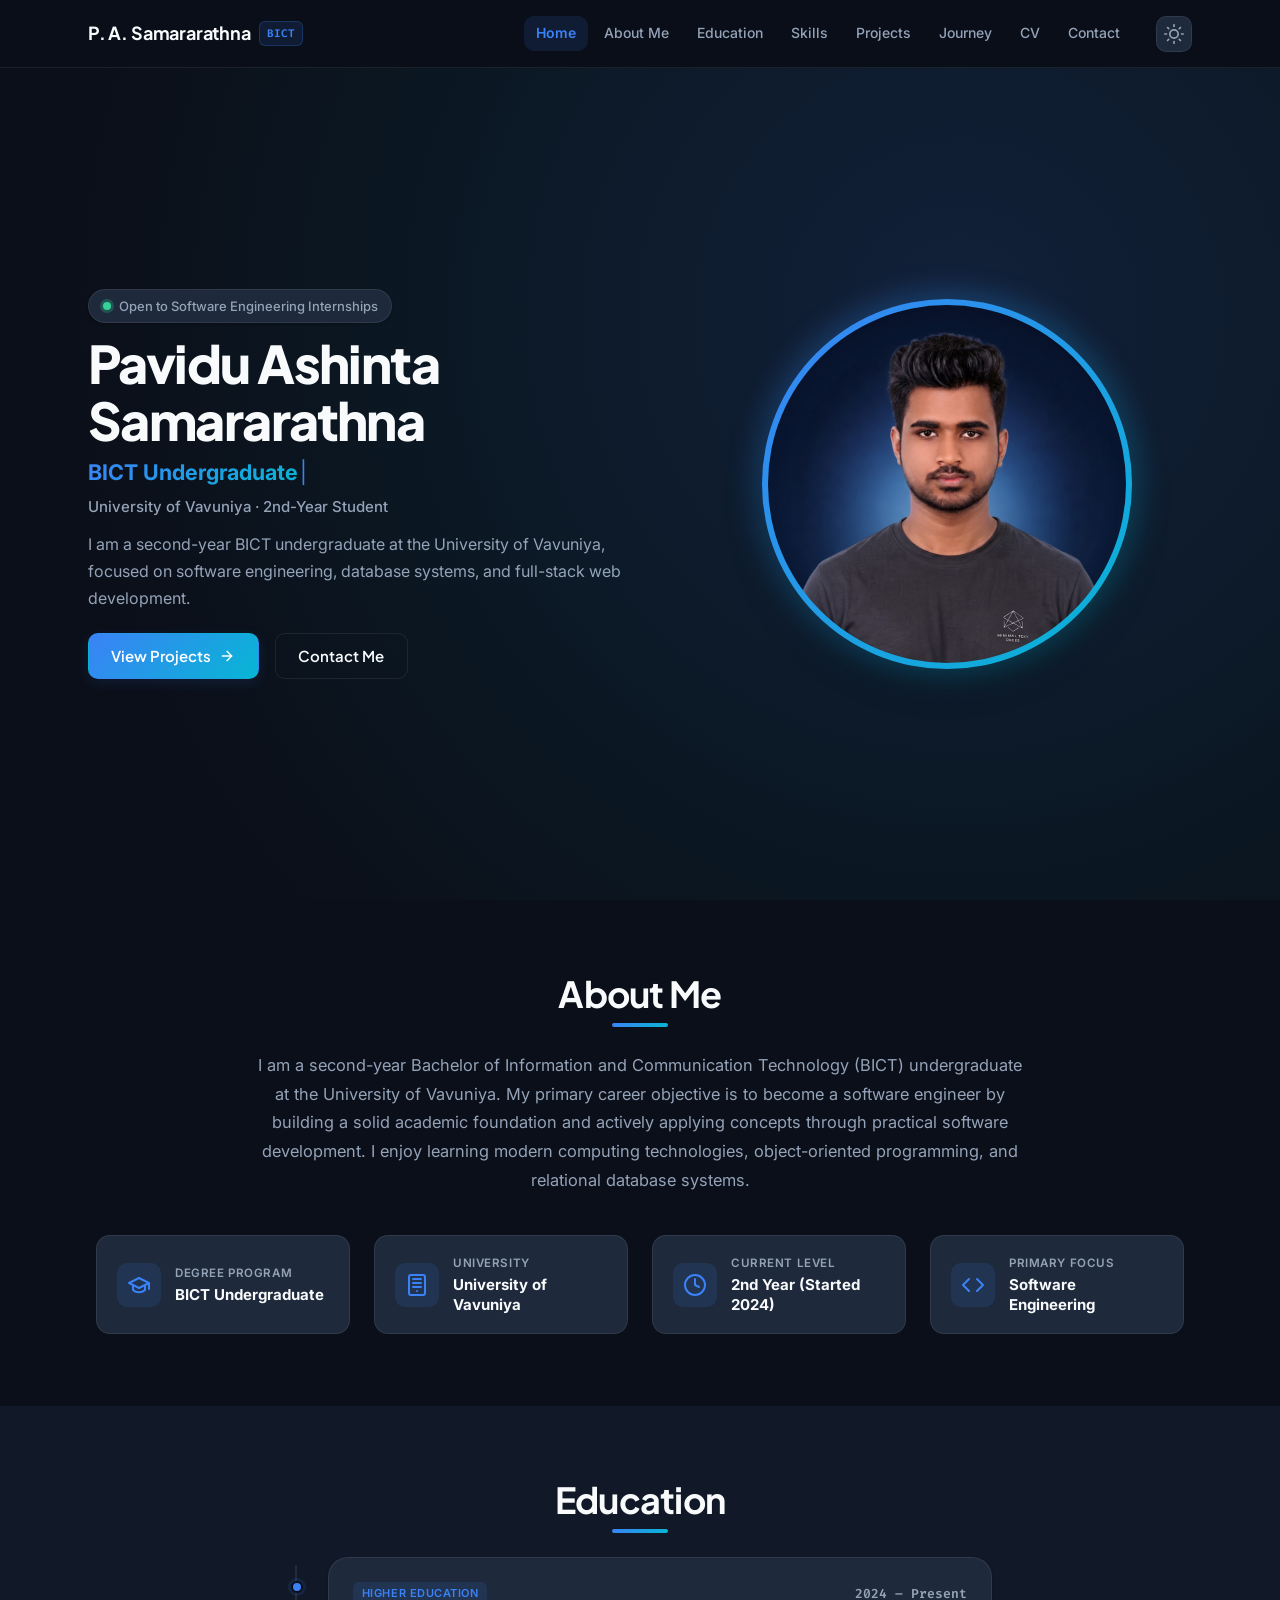
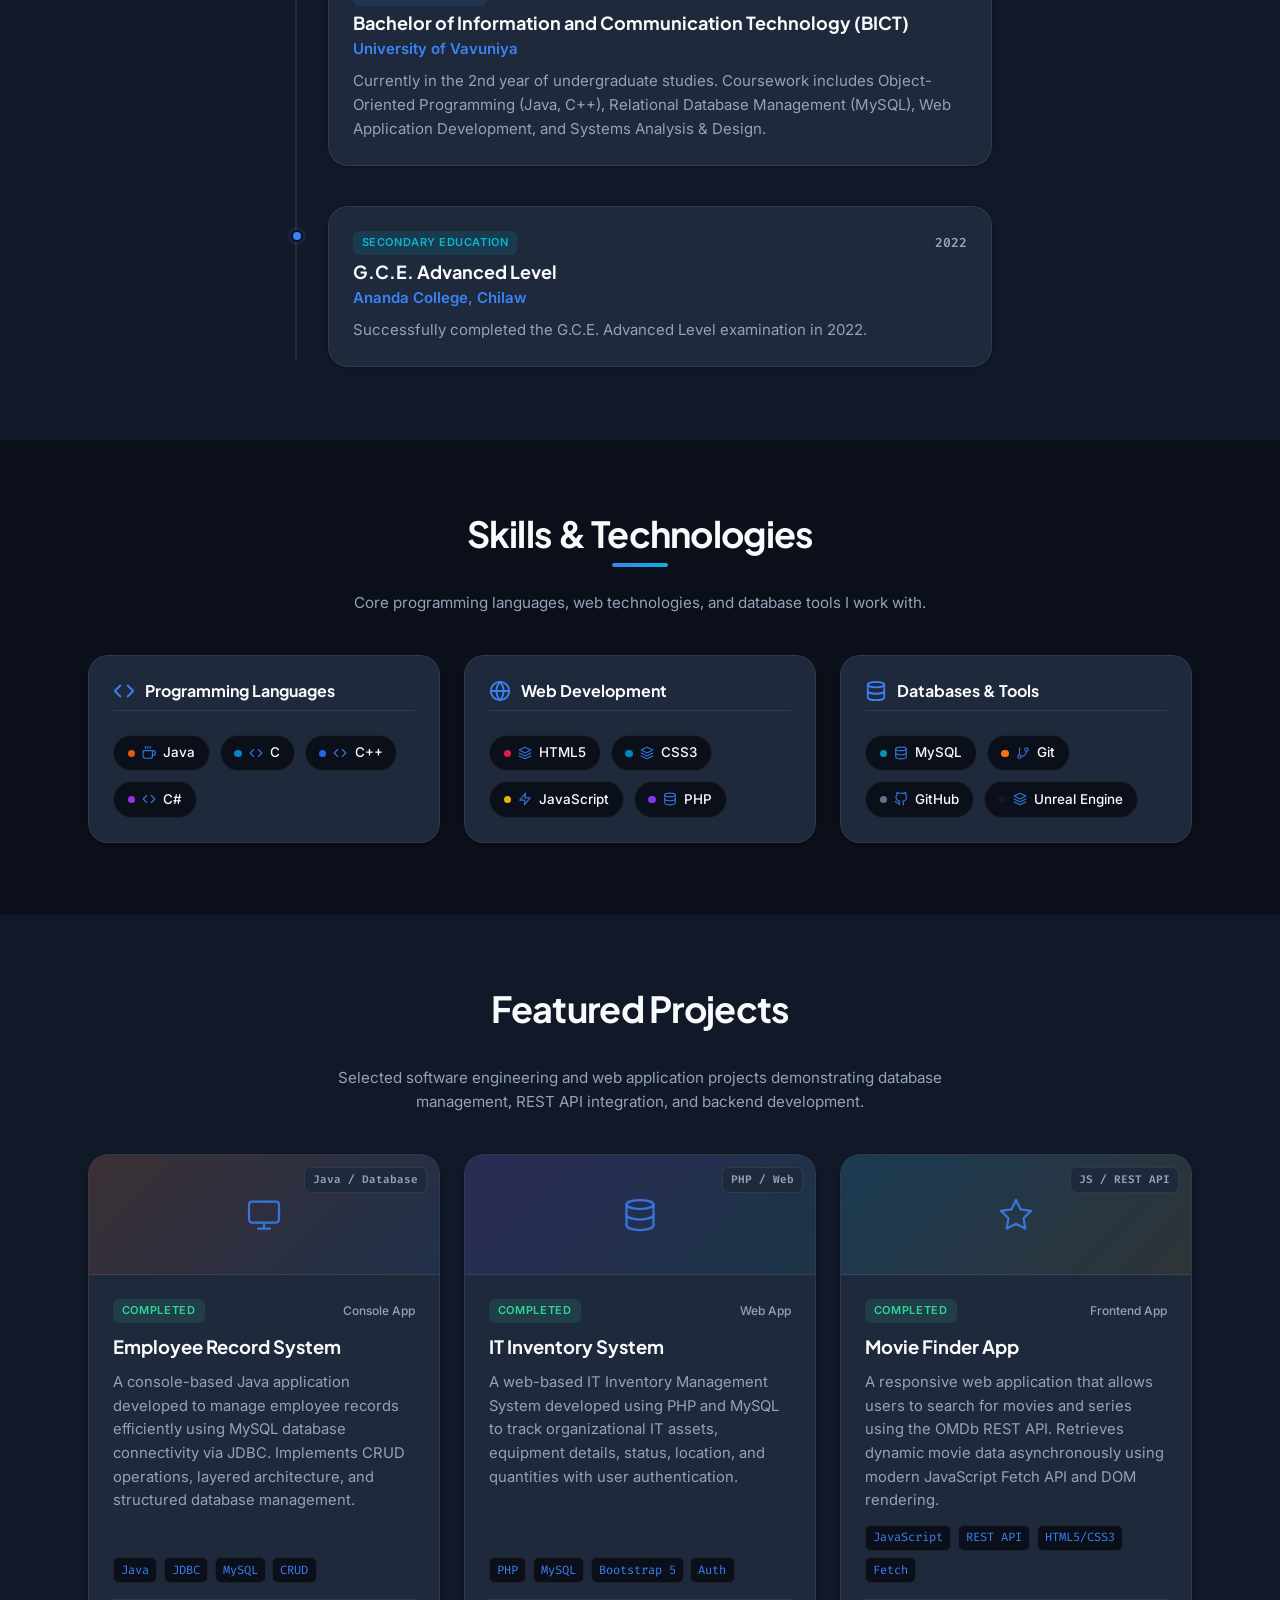
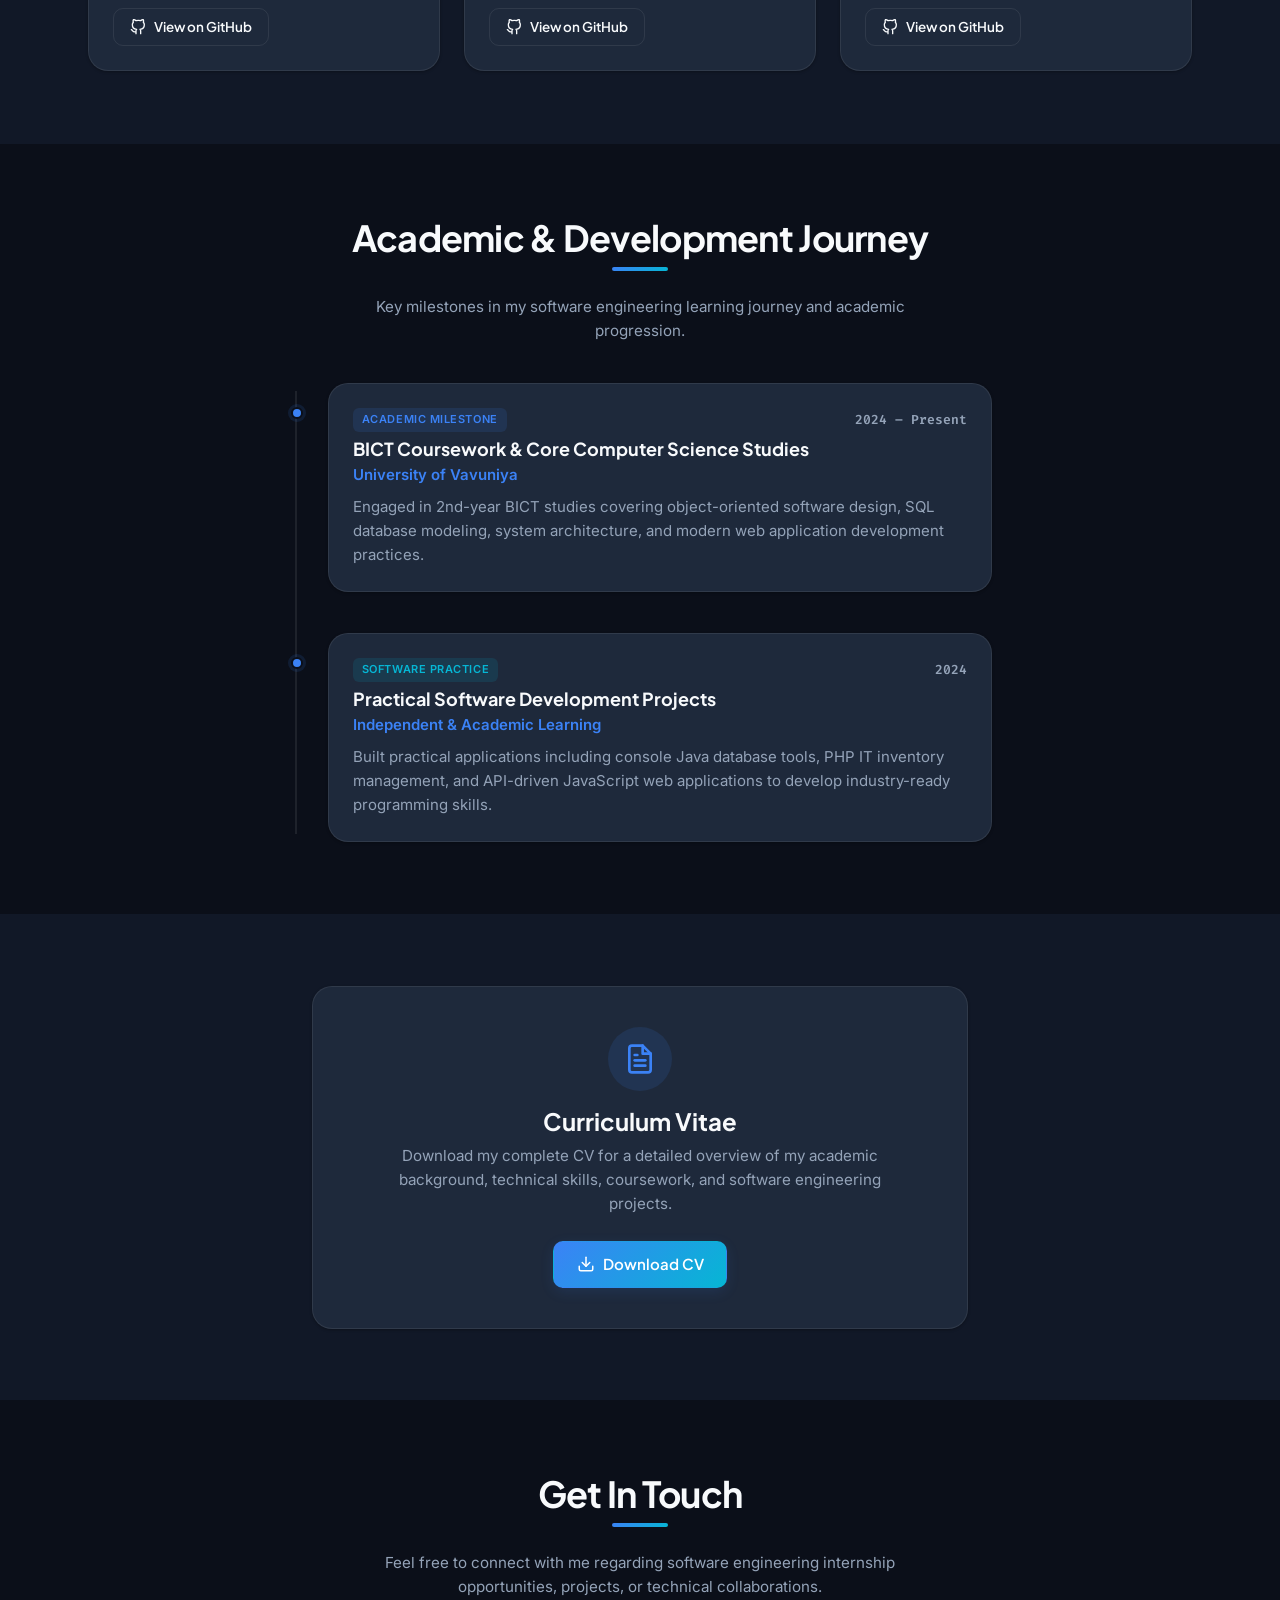
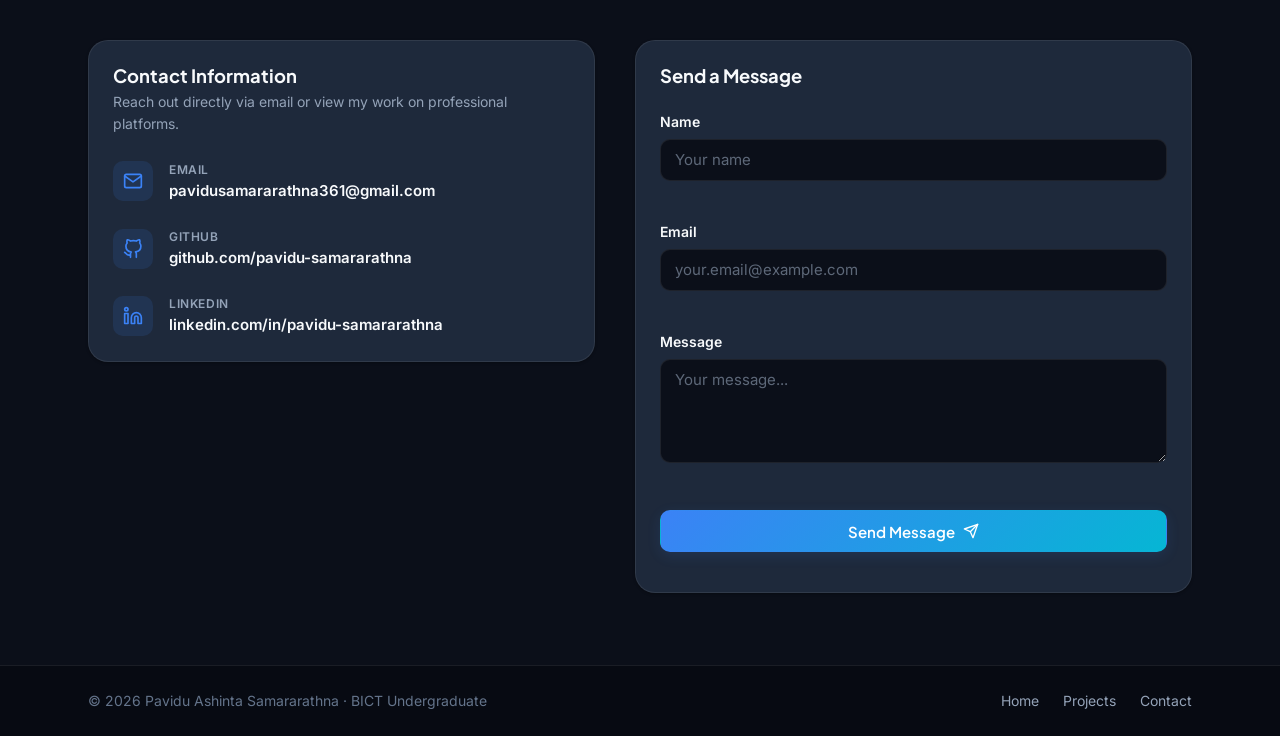
<file: Website/index.html>
<!DOCTYPE html>
<html lang="en">
<head>
  <meta charset="UTF-8">
  <meta name="viewport" content="width=device-width, initial-scale=1.0">
  <meta name="description" content="Professional portfolio of Pavidu Ashinta Samararathna — BICT undergraduate at the University of Vavuniya and aspiring software engineer.">
  <title>Pavidu Ashinta Samararathna | Software Engineering Student &amp; BICT Undergraduate</title>
  
  <!-- Preconnect & Google Fonts -->
  <link rel="preconnect" href="https://fonts.googleapis.com">
  <link rel="preconnect" href="https://fonts.gstatic.com" crossorigin>
  <link href="https://fonts.googleapis.com/css2?family=Fira+Code:wght@400;500;600&family=Inter:wght@300;400;500;600;700&family=Plus+Jakarta+Sans:wght@500;600;700;800&display=swap" rel="stylesheet">

  <script>
    (function () {
      var storageKey = "portfolio-theme";
      var saved = localStorage.getItem(storageKey);
      var theme = saved || "dark";
      document.documentElement.setAttribute("data-theme", theme);
    })();
  </script>
  <link rel="stylesheet" href="css/style.css">
</head>
<body>

  <a class="skip-link" href="#main-content">Skip to main content</a>

  <header class="site-header">
    <nav class="navbar" aria-label="Primary navigation">
      <a class="navbar__brand" href="#home">
        <span class="navbar__brand-name">P. A. Samararathna</span>
        <span class="navbar__brand-tag">BICT</span>
      </a>

      <div class="navbar__end">
        <ul class="navbar__menu" id="nav-menu">
          <li><a class="navbar__link" href="#home">Home</a></li>
          <li><a class="navbar__link" href="#about">About Me</a></li>
          <li><a class="navbar__link" href="#education">Education</a></li>
          <li><a class="navbar__link" href="#skills">Skills</a></li>
          <li><a class="navbar__link" href="#projects">Projects</a></li>
          <li><a class="navbar__link" href="#experience">Journey</a></li>
          <li><a class="navbar__link" href="#cv">CV</a></li>
          <li><a class="navbar__link" href="#contact">Contact</a></li>
        </ul>

        <div class="navbar__controls">
          <button
            class="theme-toggle"
            id="theme-toggle"
            type="button"
            aria-label="Switch to light mode"
            title="Switch to light mode"
          >
            <svg class="theme-toggle__icon theme-toggle__icon--sun" xmlns="http://www.w3.org/2000/svg" width="20" height="20" viewBox="0 0 24 24" fill="none" stroke="currentColor" stroke-width="2" stroke-linecap="round" stroke-linejoin="round" aria-hidden="true">
              <circle cx="12" cy="12" r="5"></circle>
              <line x1="12" y1="1" x2="12" y2="3"></line>
              <line x1="12" y1="21" x2="12" y2="23"></line>
              <line x1="4.22" y1="4.22" x2="5.64" y2="5.64"></line>
              <line x1="18.36" y1="18.36" x2="19.78" y2="19.78"></line>
              <line x1="1" y1="12" x2="3" y2="12"></line>
              <line x1="21" y1="12" x2="23" y2="12"></line>
              <line x1="4.22" y1="19.78" x2="5.64" y2="18.36"></line>
              <line x1="18.36" y1="5.64" x2="19.78" y2="4.22"></line>
            </svg>
            <svg class="theme-toggle__icon theme-toggle__icon--moon" xmlns="http://www.w3.org/2000/svg" width="20" height="20" viewBox="0 0 24 24" fill="none" stroke="currentColor" stroke-width="2" stroke-linecap="round" stroke-linejoin="round" aria-hidden="true">
              <path d="M21 12.79A9 9 0 1 1 11.21 3 7 7 0 0 0 21 12.79z"></path>
            </svg>
          </button>

          <button
            class="navbar__toggle"
            id="nav-toggle"
            type="button"
            aria-label="Toggle navigation menu"
            aria-expanded="false"
            aria-controls="nav-menu"
          >
            <span class="navbar__toggle-bar"></span>
            <span class="navbar__toggle-bar"></span>
            <span class="navbar__toggle-bar"></span>
          </button>
        </div>
      </div>
    </nav>
  </header>

  <main id="main-content">

    <!-- Home -->
    <section class="section section--hero" id="home" aria-labelledby="hero-heading">
      <div class="container hero">
        <div class="hero__content reveal">
          
          <div class="hero__status">
            <span class="status-dot"></span>
            <span class="status-text">Open to Software Engineering Internships</span>
          </div>

          <h1 class="hero__title" id="hero-heading">Pavidu Ashinta Samararathna</h1>
          
          <p class="hero__subtitle">
            <span class="typewriter" id="hero-typewriter" data-words='["BICT Undergraduate", "Software Engineering Student", "Full-Stack Web &amp; Java Developer"]'>BICT Undergraduate</span><span class="typewriter-cursor" aria-hidden="true">|</span>
          </p>
          
          <p class="hero__detail">University of Vavuniya · 2nd-Year Student</p>
          
          <p class="hero__intro">
            I am a second-year BICT undergraduate at the University of Vavuniya, focused on software engineering, database systems, and full-stack web development.
          </p>

          <div class="hero__actions">
            <a class="btn btn--primary" href="#projects">
              <span>View Projects</span>
              <svg xmlns="http://www.w3.org/2000/svg" width="16" height="16" viewBox="0 0 24 24" fill="none" stroke="currentColor" stroke-width="2" stroke-linecap="round" stroke-linejoin="round" aria-hidden="true"><line x1="5" y1="12" x2="19" y2="12"></line><polyline points="12 5 19 12 12 19"></polyline></svg>
            </a>
            <a class="btn btn--outline" href="#contact">Contact Me</a>
          </div>
        </div>

        <div class="hero__image-wrapper reveal reveal-delay-2">
          <div class="hero__image-frame">
            <div class="hero__image-glow" aria-hidden="true"></div>
            <img
              src="images/profile.png"
              alt="Pavidu Ashinta Samararathna"
              class="hero__image"
              width="370"
              height="370"
            >
          </div>
        </div>
      </div>
    </section>

    <!-- About Me -->
    <section class="section" id="about" aria-labelledby="about-heading">
      <div class="container">
        <h2 class="section__title reveal" id="about-heading">About Me</h2>
        <div class="section__divider reveal" aria-hidden="true"></div>
        
        <div class="about">
          <p class="about__text reveal">
            I am a second-year Bachelor of Information and Communication Technology (BICT) undergraduate at the 
            University of Vavuniya. My primary career objective is to become a software engineer by building a solid academic foundation 
            and actively applying concepts through practical software development. I enjoy learning modern computing technologies, 
            object-oriented programming, and relational database systems.
          </p>

          <div class="about__grid">
            <div class="about-card reveal reveal-delay-1">
              <div class="about-card__icon" aria-hidden="true">
                <svg xmlns="http://www.w3.org/2000/svg" width="24" height="24" viewBox="0 0 24 24" fill="none" stroke="currentColor" stroke-width="2" stroke-linecap="round" stroke-linejoin="round"><path d="M22 10v6M2 10l10-5 10 5-10 5z"></path><path d="M6 12v5c3 3 9 3 12 0v-5"></path></svg>
              </div>
              <div class="about-card__content">
                <span class="about-card__label">Degree Program</span>
                <span class="about-card__value">BICT Undergraduate</span>
              </div>
            </div>

            <div class="about-card reveal reveal-delay-2">
              <div class="about-card__icon" aria-hidden="true">
                <svg xmlns="http://www.w3.org/2000/svg" width="24" height="24" viewBox="0 0 24 24" fill="none" stroke="currentColor" stroke-width="2" stroke-linecap="round" stroke-linejoin="round"><rect x="4" y="2" width="16" height="20" rx="2" ry="2"></rect><line x1="9" y1="22" x2="9" y2="22"></line><line x1="15" y1="22" x2="15" y2="22"></line><line x1="12" y1="18" x2="12" y2="18"></line><line x1="8" y1="6" x2="16" y2="6"></line><line x1="8" y1="10" x2="16" y2="10"></line><line x1="8" y1="14" x2="16" y2="14"></line></svg>
              </div>
              <div class="about-card__content">
                <span class="about-card__label">University</span>
                <span class="about-card__value">University of Vavuniya</span>
              </div>
            </div>

            <div class="about-card reveal reveal-delay-3">
              <div class="about-card__icon" aria-hidden="true">
                <svg xmlns="http://www.w3.org/2000/svg" width="24" height="24" viewBox="0 0 24 24" fill="none" stroke="currentColor" stroke-width="2" stroke-linecap="round" stroke-linejoin="round"><circle cx="12" cy="12" r="10"></circle><polyline points="12 6 12 12 16 14"></polyline></svg>
              </div>
              <div class="about-card__content">
                <span class="about-card__label">Current Level</span>
                <span class="about-card__value">2nd Year (Started 2024)</span>
              </div>
            </div>

            <div class="about-card reveal reveal-delay-4">
              <div class="about-card__icon" aria-hidden="true">
                <svg xmlns="http://www.w3.org/2000/svg" width="24" height="24" viewBox="0 0 24 24" fill="none" stroke="currentColor" stroke-width="2" stroke-linecap="round" stroke-linejoin="round"><polyline points="16 18 22 12 16 6"></polyline><polyline points="8 6 2 12 8 18"></polyline></svg>
              </div>
              <div class="about-card__content">
                <span class="about-card__label">Primary Focus</span>
                <span class="about-card__value">Software Engineering</span>
              </div>
            </div>
          </div>
        </div>
      </div>
    </section>

    <!-- Education -->
    <section class="section section--alt" id="education" aria-labelledby="education-heading">
      <div class="container">
        <h2 class="section__title reveal" id="education-heading">Education</h2>
        <div class="section__divider reveal" aria-hidden="true"></div>
        
        <div class="timeline">

          <article class="timeline__item reveal reveal-delay-1">
            <div class="timeline__marker" aria-hidden="true"></div>
            <div class="timeline__content card">
              <div class="timeline__header">
                <span class="timeline__badge">Higher Education</span>
                <time class="timeline__date" datetime="2024">2024 – Present</time>
              </div>
              <h3 class="timeline__title">Bachelor of Information and Communication Technology (BICT)</h3>
              <p class="timeline__org">University of Vavuniya</p>
              <p class="timeline__desc">
                Currently in the 2nd year of undergraduate studies. Coursework includes Object-Oriented Programming (Java, C++),
                Relational Database Management (MySQL), Web Application Development, and Systems Analysis &amp; Design.
              </p>
            </div>
          </article>

          <article class="timeline__item reveal reveal-delay-2">
            <div class="timeline__marker" aria-hidden="true"></div>
            <div class="timeline__content card">
              <div class="timeline__header">
                <span class="timeline__badge timeline__badge--secondary">Secondary Education</span>
                <time class="timeline__date" datetime="2022">2022</time>
              </div>
              <h3 class="timeline__title">G.C.E. Advanced Level</h3>
              <p class="timeline__org">Ananda College, Chilaw</p>
			  <p class="timeline__desc">
                Successfully completed the G.C.E. Advanced Level examination in 2022.
              </p>
            </div>
          </article>

        </div>
      </div>
    </section>

    <!-- Skills -->
    <section class="section" id="skills" aria-labelledby="skills-heading">
      <div class="container">
        <h2 class="section__title reveal" id="skills-heading">Skills &amp; Technologies</h2>
        <div class="section__divider reveal" aria-hidden="true"></div>
        <p class="section__subtitle reveal">Core programming languages, web technologies, and database tools I work with.</p>
        
        <div class="skills-grid">

          <div class="skills-group card reveal reveal-delay-1">
            <div class="skills-group__header">
              <div class="skills-group__icon" aria-hidden="true">
                <svg xmlns="http://www.w3.org/2000/svg" width="22" height="22" viewBox="0 0 24 24" fill="none" stroke="currentColor" stroke-width="2" stroke-linecap="round" stroke-linejoin="round"><polyline points="16 18 22 12 16 6"></polyline><polyline points="8 6 2 12 8 18"></polyline></svg>
              </div>
              <h3 class="skills-group__title">Programming Languages</h3>
            </div>
            <ul class="skills-list">
              <li class="skill-tag">
                <span class="skill-tag__dot skill-tag__dot--java"></span>
                <svg class="skill-tag__icon" xmlns="http://www.w3.org/2000/svg" width="14" height="14" viewBox="0 0 24 24" fill="none" stroke="currentColor" stroke-width="2" stroke-linecap="round" stroke-linejoin="round"><path d="M18 8h1a4 4 0 0 1 0 8h-1"></path><path d="M2 8h16v9a4 4 0 0 1-4 4H6a4 4 0 0 1-4-4V8z"></path><line x1="6" y1="1" x2="6" y2="4"></line><line x1="10" y1="1" x2="10" y2="4"></line><line x1="14" y1="1" x2="14" y2="4"></line></svg>
                <span>Java</span>
              </li>
              <li class="skill-tag">
                <span class="skill-tag__dot skill-tag__dot--c"></span>
                <svg class="skill-tag__icon" xmlns="http://www.w3.org/2000/svg" width="14" height="14" viewBox="0 0 24 24" fill="none" stroke="currentColor" stroke-width="2" stroke-linecap="round" stroke-linejoin="round"><polyline points="16 18 22 12 16 6"></polyline><polyline points="8 6 2 12 8 18"></polyline></svg>
                <span>C</span>
              </li>
              <li class="skill-tag">
                <span class="skill-tag__dot skill-tag__dot--cpp"></span>
                <svg class="skill-tag__icon" xmlns="http://www.w3.org/2000/svg" width="14" height="14" viewBox="0 0 24 24" fill="none" stroke="currentColor" stroke-width="2" stroke-linecap="round" stroke-linejoin="round"><polyline points="16 18 22 12 16 6"></polyline><polyline points="8 6 2 12 8 18"></polyline></svg>
                <span>C++</span>
              </li>
              <li class="skill-tag">
                <span class="skill-tag__dot skill-tag__dot--csharp"></span>
                <svg class="skill-tag__icon" xmlns="http://www.w3.org/2000/svg" width="14" height="14" viewBox="0 0 24 24" fill="none" stroke="currentColor" stroke-width="2" stroke-linecap="round" stroke-linejoin="round"><polyline points="16 18 22 12 16 6"></polyline><polyline points="8 6 2 12 8 18"></polyline></svg>
                <span>C#</span>
              </li>
            </ul>
          </div>

          <div class="skills-group card reveal reveal-delay-2">
            <div class="skills-group__header">
              <div class="skills-group__icon" aria-hidden="true">
                <svg xmlns="http://www.w3.org/2000/svg" width="22" height="22" viewBox="0 0 24 24" fill="none" stroke="currentColor" stroke-width="2" stroke-linecap="round" stroke-linejoin="round"><circle cx="12" cy="12" r="10"></circle><line x1="2" y1="12" x2="22" y2="12"></line><path d="M12 2a15.3 15.3 0 0 1 4 10 15.3 15.3 0 0 1-4 10 15.3 15.3 0 0 1-4-10 15.3 15.3 0 0 1 4-10z"></path></svg>
              </div>
              <h3 class="skills-group__title">Web Development</h3>
            </div>
            <ul class="skills-list">
              <li class="skill-tag">
                <span class="skill-tag__dot skill-tag__dot--html"></span>
                <svg class="skill-tag__icon" xmlns="http://www.w3.org/2000/svg" width="14" height="14" viewBox="0 0 24 24" fill="none" stroke="currentColor" stroke-width="2" stroke-linecap="round" stroke-linejoin="round"><path d="M12 2L2 7l10 5 10-5-10-5zM2 17l10 5 10-5M2 12l10 5 10-5"></path></svg>
                <span>HTML5</span>
              </li>
              <li class="skill-tag">
                <span class="skill-tag__dot skill-tag__dot--css"></span>
                <svg class="skill-tag__icon" xmlns="http://www.w3.org/2000/svg" width="14" height="14" viewBox="0 0 24 24" fill="none" stroke="currentColor" stroke-width="2" stroke-linecap="round" stroke-linejoin="round"><path d="M12 2L2 7l10 5 10-5-10-5zM2 17l10 5 10-5M2 12l10 5 10-5"></path></svg>
                <span>CSS3</span>
              </li>
              <li class="skill-tag">
                <span class="skill-tag__dot skill-tag__dot--js"></span>
                <svg class="skill-tag__icon" xmlns="http://www.w3.org/2000/svg" width="14" height="14" viewBox="0 0 24 24" fill="none" stroke="currentColor" stroke-width="2" stroke-linecap="round" stroke-linejoin="round"><polygon points="13 2 3 14 12 14 11 22 21 10 12 10 13 2"></polygon></svg>
                <span>JavaScript</span>
              </li>
              <li class="skill-tag">
                <span class="skill-tag__dot skill-tag__dot--php"></span>
                <svg class="skill-tag__icon" xmlns="http://www.w3.org/2000/svg" width="14" height="14" viewBox="0 0 24 24" fill="none" stroke="currentColor" stroke-width="2" stroke-linecap="round" stroke-linejoin="round"><ellipse cx="12" cy="5" rx="9" ry="3"></ellipse><path d="M21 12c0 1.66-4 3-9 3s-9-1.34-9-3"></path><path d="M3 5v14c0 1.66 4 3 9 3s9-1.34 9-3V5"></path></svg>
                <span>PHP</span>
              </li>
            </ul>
          </div>

          <div class="skills-group card reveal reveal-delay-3">
            <div class="skills-group__header">
              <div class="skills-group__icon" aria-hidden="true">
                <svg xmlns="http://www.w3.org/2000/svg" width="22" height="22" viewBox="0 0 24 24" fill="none" stroke="currentColor" stroke-width="2" stroke-linecap="round" stroke-linejoin="round"><ellipse cx="12" cy="5" rx="9" ry="3"></ellipse><path d="M21 12c0 1.66-4 3-9 3s-9-1.34-9-3"></path><path d="M3 5v14c0 1.66 4 3 9 3s9-1.34 9-3V5"></path></svg>
              </div>
              <h3 class="skills-group__title">Databases &amp; Tools</h3>
            </div>
            <ul class="skills-list">
              <li class="skill-tag">
                <span class="skill-tag__dot skill-tag__dot--db"></span>
                <svg class="skill-tag__icon" xmlns="http://www.w3.org/2000/svg" width="14" height="14" viewBox="0 0 24 24" fill="none" stroke="currentColor" stroke-width="2" stroke-linecap="round" stroke-linejoin="round"><ellipse cx="12" cy="5" rx="9" ry="3"></ellipse><path d="M21 12c0 1.66-4 3-9 3s-9-1.34-9-3"></path><path d="M3 5v14c0 1.66 4 3 9 3s9-1.34 9-3V5"></path></svg>
                <span>MySQL</span>
              </li>
              <li class="skill-tag">
                <span class="skill-tag__dot skill-tag__dot--git"></span>
                <svg class="skill-tag__icon" xmlns="http://www.w3.org/2000/svg" width="14" height="14" viewBox="0 0 24 24" fill="none" stroke="currentColor" stroke-width="2" stroke-linecap="round" stroke-linejoin="round"><line x1="6" y1="3" x2="6" y2="15"></line><circle cx="18" cy="6" r="3"></circle><circle cx="6" cy="18" r="3"></circle><path d="M18 9a9 9 0 0 1-9 9"></path></svg>
                <span>Git</span>
              </li>
              <li class="skill-tag">
                <span class="skill-tag__dot skill-tag__dot--github"></span>
                <svg class="skill-tag__icon" xmlns="http://www.w3.org/2000/svg" width="14" height="14" viewBox="0 0 24 24" fill="none" stroke="currentColor" stroke-width="2" stroke-linecap="round" stroke-linejoin="round"><path d="M9 19c-5 1.5-5-2.5-7-3m14 6v-3.87a3.37 3.37 0 0 0-.94-2.61c3.14-.35 6.44-1.54 6.44-7A5.44 5.44 0 0 0 20 4.77 5.07 5.07 0 0 0 19.91 1S18.73.65 16 2.48a13.38 13.38 0 0 0-7 0C6.27.65 5.09 1 5.09 1A5.07 5.07 0 0 0 5 4.77a5.44 5.44 0 0 0-1.5 3.78c0 5.42 3.3 6.61 6.44 7A3.37 3.37 0 0 0 9 18.13V22"></path></svg>
                <span>GitHub</span>
              </li>
              <li class="skill-tag">
                <span class="skill-tag__dot skill-tag__dot--engine"></span>
                <svg class="skill-tag__icon" xmlns="http://www.w3.org/2000/svg" width="14" height="14" viewBox="0 0 24 24" fill="none" stroke="currentColor" stroke-width="2" stroke-linecap="round" stroke-linejoin="round"><polygon points="12 2 2 7 12 12 22 7 12 2"></polygon><polyline points="2 17 12 22 22 17"></polyline><polyline points="2 12 12 17 22 12"></polyline></svg>
                <span>Unreal Engine</span>
              </li>
            </ul>
          </div>

        </div>
      </div>
    </section>

    <!-- Projects -->
    <section class="section section--alt" id="projects" aria-labelledby="projects-heading">
      <div class="container">
        <h2 class="section__title reveal" id="projects-heading">Featured Projects</h2>
        <div class="section__divider reveal" aria-hidden="true"></div>

        <p class="section__subtitle reveal">
          Selected software engineering and web application projects demonstrating database management, 
          REST API integration, and backend development.
        </p>

        <div class="projects-grid">

          <!-- Employee Record System -->
          <article class="project-card card reveal reveal-delay-1">
            <div class="project-card__banner project-card__banner--java">
              <div class="project-card__badge-tech">Java / Database</div>
              <svg class="project-card__banner-icon" xmlns="http://www.w3.org/2000/svg" width="36" height="36" viewBox="0 0 24 24" fill="none" stroke="currentColor" stroke-width="1.5" stroke-linecap="round" stroke-linejoin="round" aria-hidden="true"><rect x="2" y="3" width="20" height="14" rx="2" ry="2"></rect><line x1="8" y1="21" x2="16" y2="21"></line><line x1="12" y1="17" x2="12" y2="21"></line></svg>
            </div>

            <div class="project-card__body">
              <div class="project-card__meta">
                <span class="project-card__status">Completed</span>
                <span class="project-card__type">Console App</span>
              </div>

              <h3 class="project-card__title">
                Employee Record System
              </h3>

              <p class="project-card__desc">
                A console-based Java application developed to manage employee
                records efficiently using MySQL database connectivity via JDBC. Implements CRUD operations,
                layered architecture, and structured database management.
              </p>

              <div class="project-card__tags">
                <span class="project-tag">Java</span>
                <span class="project-tag">JDBC</span>
                <span class="project-tag">MySQL</span>
                <span class="project-tag">CRUD</span>
              </div>

              <div class="project-card__footer">
                <a
                  class="btn btn--outline btn--sm"
                  href="https://github.com/pavidu-samararathna/EmployeeRecordSystem"
                  target="_blank"
                  rel="noopener noreferrer"
                >
                  <svg xmlns="http://www.w3.org/2000/svg" width="16" height="16" viewBox="0 0 24 24" fill="none" stroke="currentColor" stroke-width="2" stroke-linecap="round" stroke-linejoin="round" aria-hidden="true"><path d="M9 19c-5 1.5-5-2.5-7-3m14 6v-3.87a3.37 3.37 0 0 0-.94-2.61c3.14-.35 6.44-1.54 6.44-7A5.44 5.44 0 0 0 20 4.77 5.07 5.07 0 0 0 19.91 1S18.73.65 16 2.48a13.38 13.38 0 0 0-7 0C6.27.65 5.09 1 5.09 1A5.07 5.07 0 0 0 5 4.77a5.44 5.44 0 0 0-1.5 3.78c0 5.42 3.3 6.61 6.44 7A3.37 3.37 0 0 0 9 18.13V22"></path></svg>
                  <span>View on GitHub</span>
                </a>
              </div>
            </div>
          </article>

          <!-- IT Inventory System -->
          <article class="project-card card reveal reveal-delay-2">
            <div class="project-card__banner project-card__banner--php">
              <div class="project-card__badge-tech">PHP / Web</div>
              <svg class="project-card__banner-icon" xmlns="http://www.w3.org/2000/svg" width="36" height="36" viewBox="0 0 24 24" fill="none" stroke="currentColor" stroke-width="1.5" stroke-linecap="round" stroke-linejoin="round" aria-hidden="true"><ellipse cx="12" cy="5" rx="9" ry="3"></ellipse><path d="M21 12c0 1.66-4 3-9 3s-9-1.34-9-3"></path><path d="M3 5v14c0 1.66 4 3 9 3s9-1.34 9-3V5"></path></svg>
            </div>

            <div class="project-card__body">
              <div class="project-card__meta">
                <span class="project-card__status">Completed</span>
                <span class="project-card__type">Web App</span>
              </div>

              <h3 class="project-card__title">
                IT Inventory System
              </h3>

              <p class="project-card__desc">
                A web-based IT Inventory Management System developed using PHP
                and MySQL to track organizational IT assets, equipment details, status, location, 
                and quantities with user authentication.
              </p>

              <div class="project-card__tags">
                <span class="project-tag">PHP</span>
                <span class="project-tag">MySQL</span>
                <span class="project-tag">Bootstrap 5</span>
                <span class="project-tag">Auth</span>
              </div>

              <div class="project-card__footer">
                <a
                  class="btn btn--outline btn--sm"
                  href="https://github.com/pavidu-samararathna/IT-Inventory-System"
                  target="_blank"
                  rel="noopener noreferrer"
                >
                  <svg xmlns="http://www.w3.org/2000/svg" width="16" height="16" viewBox="0 0 24 24" fill="none" stroke="currentColor" stroke-width="2" stroke-linecap="round" stroke-linejoin="round" aria-hidden="true"><path d="M9 19c-5 1.5-5-2.5-7-3m14 6v-3.87a3.37 3.37 0 0 0-.94-2.61c3.14-.35 6.44-1.54 6.44-7A5.44 5.44 0 0 0 20 4.77 5.07 5.07 0 0 0 19.91 1S18.73.65 16 2.48a13.38 13.38 0 0 0-7 0C6.27.65 5.09 1 5.09 1A5.07 5.07 0 0 0 5 4.77a5.44 5.44 0 0 0-1.5 3.78c0 5.42 3.3 6.61 6.44 7A3.37 3.37 0 0 0 9 18.13V22"></path></svg>
                  <span>View on GitHub</span>
                </a>
              </div>
            </div>
          </article>

          <!-- Movie Finder App -->
          <article class="project-card card reveal reveal-delay-3">
            <div class="project-card__banner project-card__banner--api">
              <div class="project-card__badge-tech">JS / REST API</div>
              <svg class="project-card__banner-icon" xmlns="http://www.w3.org/2000/svg" width="36" height="36" viewBox="0 0 24 24" fill="none" stroke="currentColor" stroke-width="1.5" stroke-linecap="round" stroke-linejoin="round" aria-hidden="true"><polygon points="12 2 15.09 8.26 22 9.27 17 14.14 18.18 21.02 12 17.77 5.82 21.02 7 14.14 2 9.27 8.91 8.26 12 2"></polygon></svg>
            </div>

            <div class="project-card__body">
              <div class="project-card__meta">
                <span class="project-card__status">Completed</span>
                <span class="project-card__type">Frontend App</span>
              </div>

              <h3 class="project-card__title">
                Movie Finder App
              </h3>

              <p class="project-card__desc">
                A responsive web application that allows users to search for
                movies and series using the OMDb REST API. Retrieves dynamic movie data asynchronously 
                using modern JavaScript Fetch API and DOM rendering.
              </p>

              <div class="project-card__tags">
                <span class="project-tag">JavaScript</span>
                <span class="project-tag">REST API</span>
                <span class="project-tag">HTML5/CSS3</span>
                <span class="project-tag">Fetch</span>
              </div>

              <div class="project-card__footer">
                <a
                  class="btn btn--outline btn--sm"
                  href="https://github.com/pavidu-samararathna/Movie-Finder-App"
                  target="_blank"
                  rel="noopener noreferrer"
                >
                  <svg xmlns="http://www.w3.org/2000/svg" width="16" height="16" viewBox="0 0 24 24" fill="none" stroke="currentColor" stroke-width="2" stroke-linecap="round" stroke-linejoin="round" aria-hidden="true"><path d="M9 19c-5 1.5-5-2.5-7-3m14 6v-3.87a3.37 3.37 0 0 0-.94-2.61c3.14-.35 6.44-1.54 6.44-7A5.44 5.44 0 0 0 20 4.77 5.07 5.07 0 0 0 19.91 1S18.73.65 16 2.48a13.38 13.38 0 0 0-7 0C6.27.65 5.09 1 5.09 1A5.07 5.07 0 0 0 5 4.77a5.44 5.44 0 0 0-1.5 3.78c0 5.42 3.3 6.61 6.44 7A3.37 3.37 0 0 0 9 18.13V22"></path></svg>
                  <span>View on GitHub</span>
                </a>
              </div>
            </div>
          </article>

        </div>
      </div>
    </section>

    <!-- Experience & Activities -->
    <section class="section" id="experience" aria-labelledby="experience-heading">
      <div class="container">
        <h2 class="section__title reveal" id="experience-heading">Academic &amp; Development Journey</h2>
        <div class="section__divider reveal" aria-hidden="true"></div>
        <p class="section__subtitle reveal">Key milestones in my software engineering learning journey and academic progression.</p>
        
        <div class="timeline">

          <article class="timeline__item reveal reveal-delay-1">
            <div class="timeline__marker" aria-hidden="true"></div>
            <div class="timeline__content card">
              <div class="timeline__header">
                <span class="timeline__badge">Academic Milestone</span>
                <time class="timeline__date" datetime="2024">2024 – Present</time>
              </div>
              <h3 class="timeline__title">BICT Coursework &amp; Core Computer Science Studies</h3>
              <p class="timeline__org">University of Vavuniya</p>
              <p class="timeline__desc">
                Engaged in 2nd-year BICT studies covering object-oriented software design, SQL database modeling, 
                system architecture, and modern web application development practices.
              </p>
            </div>
          </article>

          <article class="timeline__item reveal reveal-delay-2">
            <div class="timeline__marker" aria-hidden="true"></div>
            <div class="timeline__content card">
              <div class="timeline__header">
                <span class="timeline__badge timeline__badge--secondary">Software Practice</span>
                <time class="timeline__date" datetime="2024">2024</time>
              </div>
              <h3 class="timeline__title">Practical Software Development Projects</h3>
              <p class="timeline__org">Independent &amp; Academic Learning</p>
              <p class="timeline__desc">
                Built practical applications including console Java database tools, PHP IT inventory management, 
                and API-driven JavaScript web applications to develop industry-ready programming skills.
              </p>
            </div>
          </article>

        </div>
      </div>
    </section>

    <!-- CV Section -->
    <section class="section section--alt" id="cv" aria-labelledby="cv-heading">
      <div class="container cv-section">
        <div class="cv-card card reveal">
          <div class="cv-card__icon" aria-hidden="true">
            <svg xmlns="http://www.w3.org/2000/svg" width="32" height="32" viewBox="0 0 24 24" fill="none" stroke="currentColor" stroke-width="2" stroke-linecap="round" stroke-linejoin="round"><path d="M14 2H6a2 2 0 0 0-2 2v16a2 2 0 0 0 2 2h12a2 2 0 0 0 2-2V8z"></path><polyline points="14 2 14 8 20 8"></polyline><line x1="16" y1="13" x2="8" y2="13"></line><line x1="16" y1="17" x2="8" y2="17"></line><polyline points="10 9 9 9 8 9"></polyline></svg>
          </div>
          <h2 class="cv-card__title" id="cv-heading">Curriculum Vitae</h2>
          <p class="cv-card__text">
            Download my complete CV for a detailed overview of my academic background, technical skills, coursework, and software engineering projects.
          </p>
          <div class="cv-card__actions">
            <a
              class="btn btn--primary"
              href="images/CV_Pavidu_Samararathna.pdf"
              download="CV_Pavidu_Samararathna.pdf"
              aria-label="Download CV as PDF"
            >
              <svg xmlns="http://www.w3.org/2000/svg" width="18" height="18" viewBox="0 0 24 24" fill="none" stroke="currentColor" stroke-width="2" stroke-linecap="round" stroke-linejoin="round" aria-hidden="true"><path d="M21 15v4a2 2 0 0 1-2 2H5a2 2 0 0 1-2-2v-4"></path><polyline points="7 10 12 15 17 10"></polyline><line x1="12" y1="15" x2="12" y2="3"></line></svg>
              <span>Download CV</span>
            </a>
          </div>
        </div>
      </div>
    </section>

    <!-- Contact -->
    <section class="section" id="contact" aria-labelledby="contact-heading">
      <div class="container">
        <h2 class="section__title reveal" id="contact-heading">Get In Touch</h2>
        <div class="section__divider reveal" aria-hidden="true"></div>
        <p class="section__subtitle reveal">Feel free to connect with me regarding software engineering internship opportunities, projects, or technical collaborations.</p>

        <div class="contact-grid">

          <div class="contact-info reveal reveal-delay-1">
            <div class="contact-card card">
              <h3 class="contact-card__heading">Contact Information</h3>
              <p class="contact-card__subtext">Reach out directly via email or view my work on professional platforms.</p>
              
              <ul class="contact-list">
                <li class="contact-item">
                  <div class="contact-item__icon" aria-hidden="true">
                    <svg xmlns="http://www.w3.org/2000/svg" width="20" height="20" viewBox="0 0 24 24" fill="none" stroke="currentColor" stroke-width="2" stroke-linecap="round" stroke-linejoin="round"><path d="M4 4h16c1.1 0 2 .9 2 2v12c0 1.1-.9 2-2 2H4c-1.1 0-2-.9-2-2V6c0-1.1.9-2 2-2z"></path><polyline points="22,6 12,13 2,6"></polyline></svg>
                  </div>
                  <div class="contact-item__details">
                    <span class="contact-item__label">Email</span>
                    <a href="mailto:pavidusamararathna361@gmail.com" class="contact-item__link">pavidusamararathna361@gmail.com</a>
                  </div>
                </li>

                <li class="contact-item">
                  <div class="contact-item__icon" aria-hidden="true">
                    <svg xmlns="http://www.w3.org/2000/svg" width="20" height="20" viewBox="0 0 24 24" fill="none" stroke="currentColor" stroke-width="2" stroke-linecap="round" stroke-linejoin="round"><path d="M9 19c-5 1.5-5-2.5-7-3m14 6v-3.87a3.37 3.37 0 0 0-.94-2.61c3.14-.35 6.44-1.54 6.44-7A5.44 5.44 0 0 0 20 4.77 5.07 5.07 0 0 0 19.91 1S18.73.65 16 2.48a13.38 13.38 0 0 0-7 0C6.27.65 5.09 1 5.09 1A5.07 5.07 0 0 0 5 4.77a5.44 5.44 0 0 0-1.5 3.78c0 5.42 3.3 6.61 6.44 7A3.37 3.37 0 0 0 9 18.13V22"></path></svg>
                  </div>
                  <div class="contact-item__details">
                    <span class="contact-item__label">GitHub</span>
                    <a href="https://github.com/pavidu-samararathna" target="_blank" rel="noopener noreferrer" class="contact-item__link">github.com/pavidu-samararathna</a>
                  </div>
                </li>

                <li class="contact-item">
                  <div class="contact-item__icon" aria-hidden="true">
                    <svg xmlns="http://www.w3.org/2000/svg" width="20" height="20" viewBox="0 0 24 24" fill="none" stroke="currentColor" stroke-width="2" stroke-linecap="round" stroke-linejoin="round"><path d="M16 8a6 6 0 0 1 6 6v7h-4v-7a2 2 0 0 0-2-2 2 2 0 0 0-2 2v7h-4v-7a6 6 0 0 1 6-6z"></path><rect x="2" y="9" width="4" height="12"></rect><circle cx="4" cy="4" r="2"></circle></svg>
                  </div>
                  <div class="contact-item__details">
                    <span class="contact-item__label">LinkedIn</span>
                    <a href="https://www.linkedin.com/in/pavidu-samararathna" target="_blank" rel="noopener noreferrer" class="contact-item__link">linkedin.com/in/pavidu-samararathna</a>
                  </div>
                </li>
              </ul>
            </div>
          </div>

          <form class="contact-form card reveal reveal-delay-2" id="contact-form" novalidate>
            <h3 class="form-title">Send a Message</h3>
            
            <div class="form-group">
              <label class="form-label" for="contact-name">Name</label>
              <input class="form-input" type="text" id="contact-name" name="name" placeholder="Your name" required autocomplete="name">
              <span class="form-error" id="name-error" role="alert"></span>
            </div>
            
            <div class="form-group">
              <label class="form-label" for="contact-email">Email</label>
              <input class="form-input" type="email" id="contact-email" name="email" placeholder="your.email@example.com" required autocomplete="email">
              <span class="form-error" id="email-error" role="alert"></span>
            </div>
            
            <div class="form-group">
              <label class="form-label" for="contact-message">Message</label>
              <textarea class="form-input form-textarea" id="contact-message" name="message" rows="4" placeholder="Your message..." required></textarea>
              <span class="form-error" id="message-error" role="alert"></span>
            </div>
            
            <button class="btn btn--primary btn--full" type="submit">
              <span>Send Message</span>
              <svg xmlns="http://www.w3.org/2000/svg" width="16" height="16" viewBox="0 0 24 24" fill="none" stroke="currentColor" stroke-width="2" stroke-linecap="round" stroke-linejoin="round" aria-hidden="true"><line x1="22" y1="2" x2="11" y2="13"></line><polygon points="22 2 15 22 11 13 2 9 22 2"></polygon></svg>
            </button>
            <p class="form-note" id="form-status" role="status" aria-live="polite"></p>
          </form>

        </div>
      </div>
    </section>

  </main>

  <footer class="site-footer">
    <div class="container site-footer__inner">
      <p>&copy; <span id="current-year"></span> Pavidu Ashinta Samararathna · BICT Undergraduate</p>
      <nav aria-label="Footer navigation">
        <ul class="site-footer__links">
          <li><a href="#home">Home</a></li>
          <li><a href="#projects">Projects</a></li>
          <li><a href="#contact">Contact</a></li>
        </ul>
      </nav>
    </div>
  </footer>

  <script src="js/script.js"></script>
</body>
</html>
</file>
<file: Website/css/style.css>
/* ========================================
   Theme Variables — Dark (default)
   ======================================== */
:root,
[data-theme="dark"] {
  color-scheme: dark;

  --color-primary: #3b82f6;
  --color-primary-dark: #2563eb;
  --color-primary-light: rgba(59, 130, 246, 0.12);
  --color-accent-cyan: #06b6d4;
  --gradient-primary: linear-gradient(135deg, #3b82f6 0%, #06b6d4 100%);
  --gradient-glow: radial-gradient(circle at 75% 30%, rgba(59, 130, 246, 0.15) 0%, rgba(6, 182, 212, 0.05) 50%, transparent 80%);

  --color-text: #f8fafc;
  --color-text-muted: #94a3b8;
  --color-bg: #0b0f19;
  --color-bg-alt: #111827;
  --color-card: #1e293b;
  --color-card-hover: #243347;
  --color-border: rgba(255, 255, 255, 0.08);
  --color-border-hover: rgba(59, 130, 246, 0.35);
  
  --color-header-bg: rgba(11, 15, 25, 0.85);
  --color-on-primary: #ffffff;
  --color-error: #f87171;
  --color-success: #34d399;
  
  --color-footer-bg: #070a12;
  --color-footer-text: #64748b;
  --color-footer-link: #94a3b8;
  --color-footer-link-hover: #f8fafc;

  --shadow-sm: 0 1px 3px rgba(0, 0, 0, 0.3);
  --shadow-md: 0 4px 16px rgba(0, 0, 0, 0.4);
  --shadow-lg: 0 12px 32px rgba(0, 0, 0, 0.5);
}

/* ========================================
   Theme Variables — Light
   ======================================== */
[data-theme="light"] {
  color-scheme: light;

  --color-primary: #2563eb;
  --color-primary-dark: #1d4ed8;
  --color-primary-light: rgba(37, 99, 235, 0.08);
  --color-accent-cyan: #0891b2;
  --gradient-primary: linear-gradient(135deg, #2563eb 0%, #0891b2 100%);
  --gradient-glow: radial-gradient(circle at 75% 30%, rgba(37, 99, 235, 0.1) 0%, rgba(8, 145, 178, 0.04) 50%, transparent 80%);

  --color-text: #0f172a;
  --color-text-muted: #475569;
  --color-bg: #f8fafc;
  --color-bg-alt: #f1f5f9;
  --color-card: #ffffff;
  --color-card-hover: #ffffff;
  --color-border: #e2e8f0;
  --color-border-hover: rgba(37, 99, 235, 0.35);

  --color-header-bg: rgba(248, 250, 252, 0.88);
  --color-on-primary: #ffffff;
  --color-error: #dc2626;
  --color-success: #059669;

  --color-footer-bg: #0f172a;
  --color-footer-text: #94a3b8;
  --color-footer-link: #cbd5e1;
  --color-footer-link-hover: #ffffff;

  --shadow-sm: 0 1px 3px rgba(0, 0, 0, 0.05);
  --shadow-md: 0 4px 16px rgba(0, 0, 0, 0.06);
  --shadow-lg: 0 12px 32px rgba(0, 0, 0, 0.08);
}

/* ========================================
   Shared Variables & Base Design Tokens
   ======================================== */
:root {
  --font-sans: 'Inter', -apple-system, BlinkMacSystemFont, "Segoe UI", Roboto, sans-serif;
  --font-heading: 'Plus Jakarta Sans', var(--font-sans);
  --font-code: 'Fira Code', monospace;

  --font-size-base: 1rem;
  --line-height: 1.6;

  --spacing-xs: 0.5rem;
  --spacing-sm: 1rem;
  --spacing-md: 1.5rem;
  --spacing-lg: 2.5rem;
  --spacing-xl: 4.5rem;

  --radius-sm: 0.375rem;
  --radius-md: 0.625rem;
  --radius-lg: 0.875rem;
  --radius-xl: 1.25rem;

  --header-height: 4.25rem;
  --transition: 0.25s cubic-bezier(0.4, 0, 0.2, 1);
  --max-width: 72rem;
}

/* ========================================
   Reset & Base
   ======================================== */
*,
*::before,
*::after {
  box-sizing: border-box;
  margin: 0;
  padding: 0;
}

html, body {
  max-width: 100%;
  overflow-x: hidden;
}

html {
  scroll-behavior: smooth;
  scroll-padding-top: var(--header-height);
}

body {
  font-family: var(--font-sans);
  font-size: var(--font-size-base);
  line-height: var(--line-height);
  color: var(--color-text);
  background-color: var(--color-bg);
  padding-top: var(--header-height);
  -webkit-font-smoothing: antialiased;
  -moz-osx-font-smoothing: grayscale;
  transition: background-color var(--transition), color var(--transition);
}

body.menu-open {
  overflow: hidden;
}

h1, h2, h3, h4, h5, h6 {
  font-family: var(--font-heading);
  color: var(--color-text);
  line-height: 1.2;
}

img {
  max-width: 100%;
  height: auto;
  display: block;
}

a {
  color: var(--color-primary);
  text-decoration: none;
  transition: color var(--transition);
}

a:hover,
a:focus-visible {
  color: var(--color-primary-dark);
}

ul {
  list-style: none;
}

code {
  font-family: var(--font-code);
  font-size: 0.875em;
  background: var(--color-bg-alt);
  padding: 0.15em 0.4em;
  border-radius: var(--radius-sm);
  border: 1px solid var(--color-border);
}

/* ========================================
   Accessibility
   ======================================== */
.skip-link {
  position: absolute;
  top: -100%;
  left: var(--spacing-sm);
  z-index: 1000;
  padding: var(--spacing-xs) var(--spacing-sm);
  background: var(--color-primary);
  color: var(--color-on-primary);
  border-radius: var(--radius-sm);
  font-weight: 600;
  transition: top 0.2s ease;
}

.skip-link:focus {
  top: var(--spacing-sm);
}

:focus-visible {
  outline: 2px solid var(--color-primary);
  outline-offset: 2px;
}

/* ========================================
   Layout & Container Components
   ======================================== */
.container {
  width: 100%;
  max-width: var(--max-width);
  margin-inline: auto;
  padding-inline: var(--spacing-md);
}

.section {
  padding-block: var(--spacing-xl);
}

.section--alt {
  background-color: var(--color-bg-alt);
  transition: background-color var(--transition);
}

.section__title {
  font-size: clamp(1.75rem, 4vw, 2.25rem);
  font-weight: 700;
  color: var(--color-text);
  text-align: center;
  margin-bottom: var(--spacing-xs);
  letter-spacing: -0.02em;
}

.section__subtitle {
  text-align: center;
  color: var(--color-text-muted);
  font-size: 0.95rem;
  max-width: 38rem;
  margin: 0 auto var(--spacing-lg);
  line-height: 1.6;
}

.section__divider {
  width: 3.5rem;
  height: 4px;
  background: var(--gradient-primary);
  border-radius: 999px;
  margin: 0 auto var(--spacing-md);
}

/* ========================================
   Header & Navigation Bar
   ======================================== */
.site-header {
  position: fixed;
  top: 0;
  left: 0;
  right: 0;
  width: 100%;
  z-index: 1000;
  background: var(--color-header-bg);
  backdrop-filter: blur(12px);
  -webkit-backdrop-filter: blur(12px);
  border-bottom: 1px solid var(--color-border);
  height: var(--header-height);
  transition: background-color var(--transition), border-color var(--transition), box-shadow var(--transition);
}

.site-header.scrolled {
  box-shadow: var(--shadow-md);
  border-bottom-color: var(--color-border-hover);
}

.navbar {
  display: flex;
  align-items: center;
  justify-content: space-between;
  max-width: var(--max-width);
  margin-inline: auto;
  padding-inline: var(--spacing-md);
  height: 100%;
}

.navbar__brand {
  display: flex;
  align-items: center;
  gap: 0.5rem;
  font-family: var(--font-heading);
  font-size: 1.125rem;
  font-weight: 700;
  color: var(--color-text);
  white-space: nowrap;
}

.navbar__brand-name {
  color: var(--color-text);
  letter-spacing: -0.01em;
}

.navbar__brand-tag {
  font-size: 0.6875rem;
  font-family: var(--font-code);
  font-weight: 600;
  padding: 0.15rem 0.45rem;
  background: var(--color-primary-light);
  color: var(--color-primary);
  border-radius: var(--radius-sm);
  border: 1px solid color-mix(in srgb, var(--color-primary) 25%, transparent);
}

.navbar__end {
  display: flex;
  align-items: center;
  gap: var(--spacing-md);
  margin-left: auto;
}

.navbar__menu {
  display: flex;
  align-items: center;
  gap: 0.25rem;
}

.navbar__link {
  display: block;
  padding: 0.4rem 0.75rem;
  font-size: 0.875rem;
  font-weight: 500;
  color: var(--color-text-muted);
  border-radius: var(--radius-md);
  transition: color var(--transition), background-color var(--transition);
  white-space: nowrap;
}

.navbar__link:hover,
.navbar__link:focus-visible {
  color: var(--color-primary);
  background-color: var(--color-primary-light);
}

.navbar__link.active {
  color: var(--color-primary);
  background-color: var(--color-primary-light);
  font-weight: 600;
}

.navbar__controls {
  display: flex;
  align-items: center;
  gap: var(--spacing-xs);
}

/* Theme Toggle Button */
.theme-toggle {
  display: flex;
  align-items: center;
  justify-content: center;
  width: 2.25rem;
  height: 2.25rem;
  padding: 0;
  border: 1px solid var(--color-border);
  border-radius: var(--radius-md);
  background: var(--color-card);
  color: var(--color-text-muted);
  cursor: pointer;
  transition: background-color var(--transition), color var(--transition), border-color var(--transition);
}

.theme-toggle:hover,
.theme-toggle:focus-visible {
  background-color: var(--color-primary-light);
  color: var(--color-primary);
  border-color: var(--color-primary);
}

.theme-toggle__icon {
  display: none;
}

[data-theme="light"] .theme-toggle__icon--moon,
[data-theme="dark"] .theme-toggle__icon--sun {
  display: block;
}

/* Mobile Toggle Hamburger */
.navbar__toggle {
  display: none;
  flex-direction: column;
  justify-content: center;
  gap: 5px;
  width: 2.25rem;
  height: 2.25rem;
  background: var(--color-card);
  border: 1px solid var(--color-border);
  border-radius: var(--radius-md);
  cursor: pointer;
  padding: 0.4rem;
}

.navbar__toggle-bar {
  display: block;
  width: 100%;
  height: 2px;
  background: var(--color-text);
  border-radius: 2px;
  transition: transform var(--transition), opacity var(--transition);
}

.navbar__toggle[aria-expanded="true"] .navbar__toggle-bar:nth-child(1) {
  transform: translateY(7px) rotate(45deg);
}

.navbar__toggle[aria-expanded="true"] .navbar__toggle-bar:nth-child(2) {
  opacity: 0;
}

.navbar__toggle[aria-expanded="true"] .navbar__toggle-bar:nth-child(3) {
  transform: translateY(-7px) rotate(-45deg);
}

/* ========================================
   Buttons
   ======================================== */
.btn {
  display: inline-flex;
  align-items: center;
  justify-content: center;
  gap: 0.5rem;
  padding: 0.65rem 1.4rem;
  font-family: var(--font-heading);
  font-size: 0.9375rem;
  font-weight: 600;
  border-radius: var(--radius-md);
  border: 1px solid transparent;
  cursor: pointer;
  transition: background-color var(--transition), color var(--transition), border-color var(--transition), transform 0.15s ease, box-shadow var(--transition);
  text-align: center;
}

.btn:hover {
  transform: translateY(-2px);
}

.btn--primary {
  background: var(--gradient-primary);
  color: var(--color-on-primary);
  box-shadow: 0 4px 14px var(--color-primary-light);
}

.btn--primary:hover,
.btn--primary:focus-visible {
  box-shadow: 0 6px 20px rgba(59, 130, 246, 0.35);
  color: var(--color-on-primary);
}

.btn--outline {
  background: transparent;
  color: var(--color-text);
  border-color: var(--color-border);
}

.btn--outline:hover,
.btn--outline:focus-visible {
  border-color: var(--color-primary);
  color: var(--color-primary);
  background-color: var(--color-primary-light);
}

.btn--sm {
  padding: 0.45rem 1rem;
  font-size: 0.84rem;
}

.btn--full {
  width: 100%;
}

/* ========================================
   Cards (Base Unit)
   ======================================== */
.card {
  background-color: var(--color-card);
  border: 1px solid var(--color-border);
  border-radius: var(--radius-xl);
  padding: var(--spacing-md);
  box-shadow: var(--shadow-sm);
  transition: box-shadow var(--transition), transform var(--transition), border-color var(--transition), background-color var(--transition);
}

.card:hover {
  border-color: var(--color-border-hover);
  box-shadow: var(--shadow-md);
}

/* ========================================
   Hero Section
   ======================================== */
.section--hero {
  min-height: calc(100vh - var(--header-height));
  display: flex;
  align-items: center;
  padding-block: var(--spacing-lg);
  background: var(--gradient-glow);
  position: relative;
  overflow: hidden;
}

.hero {
  display: grid;
  grid-template-columns: 1.15fr 1fr;
  gap: clamp(2rem, 4vw, 3.5rem);
  align-items: center;
}

.hero__content {
  max-width: 40rem;
}

.hero__status {
  display: inline-flex;
  align-items: center;
  gap: 0.5rem;
  padding: 0.35rem 0.85rem;
  background-color: var(--color-card);
  border: 1px solid var(--color-border);
  border-radius: 999px;
  font-size: 0.8125rem;
  font-weight: 500;
  color: var(--color-text-muted);
  margin-bottom: 0.75rem;
  box-shadow: var(--shadow-sm);
}

.status-dot {
  width: 0.5rem;
  height: 0.5rem;
  border-radius: 50%;
  background-color: var(--color-success);
  box-shadow: 0 0 0 3px rgba(52, 211, 153, 0.25);
  animation: pulse-green 2s infinite;
}

@keyframes pulse-green {
  0% { box-shadow: 0 0 0 0 rgba(52, 211, 153, 0.4); }
  70% { box-shadow: 0 0 0 6px rgba(52, 211, 153, 0); }
  100% { box-shadow: 0 0 0 0 rgba(52, 211, 153, 0); }
}

.hero__title {
  font-size: clamp(2.25rem, 5vw, 3.25rem);
  font-weight: 800;
  line-height: 1.1;
  margin-bottom: 0.35rem;
  letter-spacing: -0.03em;
}

.hero__subtitle {
  font-size: clamp(1.1rem, 2.5vw, 1.35rem);
  font-weight: 600;
  min-height: 2rem;
  display: flex;
  align-items: center;
  margin-bottom: 0.35rem;
}

/* Typewriter Effect */
.typewriter {
  font-weight: 700;
  color: var(--color-primary);
  background: var(--gradient-primary);
  -webkit-background-clip: text;
  -webkit-text-fill-color: transparent;
  background-clip: text;
}

.typewriter-cursor {
  font-weight: 400;
  color: var(--color-primary);
  opacity: 1;
  animation: blink 1s step-end infinite;
  margin-left: 2px;
}

@keyframes blink {
  0%, 100% { opacity: 1; }
  50% { opacity: 0; }
}

.hero__detail {
  font-size: 0.9375rem;
  color: var(--color-text-muted);
  margin-bottom: 0.75rem;
  font-weight: 500;
}

.hero__intro {
  color: var(--color-text-muted);
  margin-bottom: 1.25rem;
  font-size: 1rem;
  line-height: 1.7;
}

.hero__actions {
  display: flex;
  flex-wrap: wrap;
  gap: var(--spacing-sm);
}

.hero__image-wrapper {
  display: flex;
  justify-content: center;
  align-items: center;
}

.hero__image-frame {
  position: relative;
  width: 100%;
  max-width: 370px;
  aspect-ratio: 1;
  border-radius: 50%;
  padding: 6px;
  background: var(--gradient-primary);
  box-shadow: var(--shadow-lg);
  display: flex;
  align-items: center;
  justify-content: center;
}

.hero__image-glow {
  position: absolute;
  inset: -8px;
  border-radius: 50%;
  background: var(--gradient-primary);
  opacity: 0.3;
  filter: blur(14px);
  z-index: 0;
}

.hero__image {
  position: relative;
  z-index: 1;
  width: 100%;
  height: 100%;
  border-radius: 50%;
  object-fit: cover;
  background-color: var(--color-card);
}

/* ========================================
   About Me Section
   ======================================== */
.about {
  max-width: 68rem;
  margin-inline: auto;
}

.about__text {
  color: var(--color-text-muted);
  margin-bottom: var(--spacing-lg);
  text-align: center;
  font-size: 1.025rem;
  line-height: 1.75;
  max-width: 48rem;
  margin-inline: auto;
}

.about__grid {
  display: grid;
  grid-template-columns: repeat(4, minmax(0, 1fr));
  gap: var(--spacing-md);
}

.about-card {
  display: flex;
  align-items: center;
  gap: 0.875rem;
  padding: 1.125rem 1.25rem;
  background-color: var(--color-card);
  border: 1px solid var(--color-border);
  border-radius: var(--radius-lg);
  transition: transform var(--transition), border-color var(--transition), box-shadow var(--transition);
  height: 100%;
}

.about-card:hover {
  transform: translateY(-2px);
  border-color: var(--color-border-hover);
  box-shadow: var(--shadow-md);
}

.about-card__icon {
  display: flex;
  align-items: center;
  justify-content: center;
  width: 2.75rem;
  height: 2.75rem;
  border-radius: var(--radius-md);
  background-color: var(--color-primary-light);
  color: var(--color-primary);
  flex-shrink: 0;
}

.about-card__content {
  display: flex;
  flex-direction: column;
  min-width: 0;
}

.about-card__label {
  font-size: 0.725rem;
  text-transform: uppercase;
  letter-spacing: 0.05em;
  color: var(--color-text-muted);
  font-weight: 600;
  white-space: nowrap;
  margin-bottom: 0.15rem;
}

.about-card__value {
  font-size: 0.9375rem;
  font-weight: 700;
  color: var(--color-text);
  line-height: 1.35;
}

/* ========================================
   Timeline (Education & Journey)
   ======================================== */
.timeline {
  position: relative;
  max-width: 44rem;
  margin-inline: auto;
  padding-left: var(--spacing-lg);
}

.timeline::before {
  content: "";
  position: absolute;
  left: 0.45rem;
  top: 0.5rem;
  bottom: 0.5rem;
  width: 2px;
  background: var(--color-border);
}

.timeline__item {
  position: relative;
  margin-bottom: var(--spacing-lg);
}

.timeline__item:last-child {
  margin-bottom: 0;
}

.timeline__marker {
  position: absolute;
  left: calc(-1 * var(--spacing-lg) + 0.2rem);
  top: 1.5rem;
  width: 0.75rem;
  height: 0.75rem;
  border-radius: 50%;
  background: var(--color-primary);
  border: 2px solid var(--color-bg);
  box-shadow: 0 0 0 3px var(--color-primary-light);
}

.timeline__header {
  display: flex;
  align-items: center;
  justify-content: space-between;
  flex-wrap: wrap;
  gap: var(--spacing-xs);
  margin-bottom: 0.4rem;
}

.timeline__badge {
  font-size: 0.6875rem;
  font-weight: 600;
  text-transform: uppercase;
  letter-spacing: 0.05em;
  padding: 0.2rem 0.55rem;
  background: var(--color-primary-light);
  color: var(--color-primary);
  border-radius: var(--radius-sm);
}

.timeline__badge--secondary {
  background: rgba(6, 182, 212, 0.12);
  color: var(--color-accent-cyan);
}

.timeline__date {
  font-size: 0.8125rem;
  font-weight: 600;
  font-family: var(--font-code);
  color: var(--color-text-muted);
}

.timeline__title {
  font-size: 1.125rem;
  font-weight: 700;
  margin-bottom: 0.2rem;
}

.timeline__org {
  font-size: 0.9375rem;
  font-weight: 600;
  color: var(--color-primary);
  margin-bottom: var(--spacing-xs);
}

.timeline__desc {
  font-size: 0.9375rem;
  color: var(--color-text-muted);
  line-height: 1.6;
}

/* ========================================
   Skills Section
   ======================================== */
.skills-grid {
  display: grid;
  grid-template-columns: repeat(auto-fit, minmax(18rem, 1fr));
  gap: var(--spacing-md);
}

.skills-group {
  padding: var(--spacing-md);
}

.skills-group__header {
  display: flex;
  align-items: center;
  gap: 0.625rem;
  margin-bottom: var(--spacing-md);
  padding-bottom: 0.5rem;
  border-bottom: 1px solid var(--color-border);
}

.skills-group__icon {
  color: var(--color-primary);
  display: flex;
  align-items: center;
}

.skills-group__title {
  font-size: 1rem;
  font-weight: 700;
  color: var(--color-text);
}

.skills-list {
  display: flex;
  flex-wrap: wrap;
  gap: 0.625rem;
}

.skill-tag {
  display: inline-flex;
  align-items: center;
  gap: 0.45rem;
  padding: 0.4rem 0.85rem;
  font-size: 0.84rem;
  font-weight: 500;
  background-color: var(--color-bg);
  color: var(--color-text);
  border: 1px solid var(--color-border);
  border-radius: 999px;
  transition: border-color var(--transition), background-color var(--transition), transform 0.15s ease;
}

.skill-tag:hover {
  border-color: var(--color-primary);
  background-color: var(--color-primary-light);
  transform: translateY(-1px);
}

.skill-tag__icon {
  color: var(--color-primary);
  opacity: 0.85;
}

.skill-tag__dot {
  width: 0.45rem;
  height: 0.45rem;
  border-radius: 50%;
  background-color: var(--color-primary);
}

.skill-tag__dot--java { background-color: #ea580c; }
.skill-tag__dot--c { background-color: #0284c7; }
.skill-tag__dot--cpp { background-color: #2563eb; }
.skill-tag__dot--csharp { background-color: #9333ea; }
.skill-tag__dot--html { background-color: #e11d48; }
.skill-tag__dot--css { background-color: #0284c7; }
.skill-tag__dot--js { background-color: #eab308; }
.skill-tag__dot--php { background-color: #7c3aed; }
.skill-tag__dot--db { background-color: #0891b2; }
.skill-tag__dot--git { background-color: #f97316; }
.skill-tag__dot--github { background-color: #64748b; }
.skill-tag__dot--engine { background-color: #0f172a; }

/* ========================================
   Projects Section
   ======================================== */
.projects-grid {
  display: grid;
  grid-template-columns: repeat(auto-fit, minmax(19rem, 1fr));
  gap: var(--spacing-md);
}

.project-card {
  padding: 0;
  overflow: hidden;
  display: flex;
  flex-direction: column;
}

.project-card:hover {
  transform: translateY(-4px);
}

.project-card__banner {
  height: 7.5rem;
  background: var(--color-bg);
  border-bottom: 1px solid var(--color-border);
  display: flex;
  align-items: center;
  justify-content: center;
  position: relative;
}

.project-card__banner--java {
  background: linear-gradient(135deg, rgba(234, 88, 12, 0.14) 0%, rgba(59, 130, 246, 0.08) 100%);
}

.project-card__banner--php {
  background: linear-gradient(135deg, rgba(124, 58, 237, 0.14) 0%, rgba(6, 182, 212, 0.08) 100%);
}

.project-card__banner--api {
  background: linear-gradient(135deg, rgba(14, 165, 233, 0.14) 0%, rgba(234, 179, 8, 0.08) 100%);
}

.project-card__banner-icon {
  color: var(--color-primary);
  opacity: 0.85;
}

.project-card__badge-tech {
  position: absolute;
  top: 0.75rem;
  right: 0.75rem;
  font-family: var(--font-code);
  font-size: 0.6875rem;
  font-weight: 600;
  padding: 0.2rem 0.5rem;
  background: var(--color-card);
  color: var(--color-text-muted);
  border: 1px solid var(--color-border);
  border-radius: var(--radius-sm);
}

.project-card__body {
  padding: var(--spacing-md);
  flex: 1;
  display: flex;
  flex-direction: column;
  gap: 0.75rem;
}

.project-card__meta {
  display: flex;
  align-items: center;
  justify-content: space-between;
}

.project-card__status {
  font-size: 0.6875rem;
  font-weight: 600;
  text-transform: uppercase;
  letter-spacing: 0.06em;
  color: var(--color-success);
  background: rgba(52, 211, 153, 0.12);
  padding: 0.2rem 0.55rem;
  border-radius: var(--radius-sm);
}

.project-card__type {
  font-size: 0.75rem;
  color: var(--color-text-muted);
  font-weight: 500;
}

.project-card__title {
  font-size: 1.15rem;
  font-weight: 700;
  color: var(--color-text);
  line-height: 1.3;
}

.project-card__desc {
  font-size: 0.925rem;
  color: var(--color-text-muted);
  line-height: 1.6;
  flex: 1;
}

.project-card__tags {
  display: flex;
  flex-wrap: wrap;
  gap: 0.4rem;
}

.project-tag {
  font-family: var(--font-code);
  font-size: 0.75rem;
  padding: 0.15rem 0.45rem;
  background: var(--color-bg);
  color: var(--color-primary);
  border: 1px solid var(--color-border);
  border-radius: var(--radius-sm);
}

.project-card__footer {
  margin-top: 0.25rem;
  padding-top: var(--spacing-xs);
  border-top: 1px solid var(--color-border);
}

/* ========================================
   CV Section
   ======================================== */
.cv-section {
  max-width: 44rem;
  margin-inline: auto;
}

.cv-card {
  text-align: center;
  display: flex;
  flex-direction: column;
  align-items: center;
  padding: var(--spacing-lg);
  background: var(--color-card);
}

.cv-card__icon {
  display: flex;
  align-items: center;
  justify-content: center;
  width: 4rem;
  height: 4rem;
  border-radius: 50%;
  background: var(--color-primary-light);
  color: var(--color-primary);
  margin-bottom: var(--spacing-sm);
}

.cv-card__title {
  font-size: 1.5rem;
  font-weight: 700;
  margin-bottom: var(--spacing-xs);
}

.cv-card__text {
  color: var(--color-text-muted);
  font-size: 0.95rem;
  max-width: 34rem;
  margin-bottom: var(--spacing-md);
  line-height: 1.6;
}

.cv-card__actions {
  display: flex;
  justify-content: center;
}

/* ========================================
   Contact Section
   ======================================== */
.contact-grid {
  display: grid;
  grid-template-columns: 1fr 1.1fr;
  gap: var(--spacing-lg);
  align-items: start;
}

.contact-card__heading {
  font-size: 1.15rem;
  font-weight: 700;
  margin-bottom: 0.25rem;
}

.contact-card__subtext {
  font-size: 0.875rem;
  color: var(--color-text-muted);
  margin-bottom: var(--spacing-md);
}

.contact-list {
  display: grid;
  gap: var(--spacing-md);
}

.contact-item {
  display: flex;
  align-items: center;
  gap: var(--spacing-sm);
}

.contact-item__icon {
  display: flex;
  align-items: center;
  justify-content: center;
  width: 2.5rem;
  height: 2.5rem;
  border-radius: var(--radius-md);
  background-color: var(--color-primary-light);
  color: var(--color-primary);
  flex-shrink: 0;
}

.contact-item__details {
  display: flex;
  flex-direction: column;
}

.contact-item__label {
  font-size: 0.75rem;
  text-transform: uppercase;
  letter-spacing: 0.05em;
  color: var(--color-text-muted);
  font-weight: 600;
}

.contact-item__link {
  font-size: 0.9375rem;
  font-weight: 600;
  color: var(--color-text);
  word-break: break-all;
}

.contact-item__link:hover {
  color: var(--color-primary);
}

/* Form */
.form-title {
  font-size: 1.15rem;
  font-weight: 700;
  margin-bottom: var(--spacing-md);
}

.form-group {
  margin-bottom: var(--spacing-sm);
}

.form-label {
  display: block;
  font-size: 0.875rem;
  font-weight: 600;
  margin-bottom: 0.35rem;
}

.form-input {
  width: 100%;
  padding: 0.65rem 0.875rem;
  font-family: inherit;
  font-size: 0.9375rem;
  border: 1px solid var(--color-border);
  border-radius: var(--radius-md);
  background-color: var(--color-bg);
  color: var(--color-text);
  transition: border-color var(--transition), box-shadow var(--transition);
}

.form-input::placeholder {
  color: var(--color-text-muted);
  opacity: 0.6;
}

.form-input:focus {
  outline: none;
  border-color: var(--color-primary);
  box-shadow: 0 0 0 3px var(--color-primary-light);
}

.form-input.invalid {
  border-color: var(--color-error);
}

.form-textarea {
  resize: vertical;
  min-height: 6.5rem;
}

.form-error {
  display: block;
  font-size: 0.8125rem;
  color: var(--color-error);
  margin-top: 0.25rem;
  min-height: 1.25rem;
}

.form-note {
  margin-top: var(--spacing-sm);
  font-size: 0.875rem;
  color: var(--color-text-muted);
}

.form-note.success {
  color: var(--color-success);
}

/* ========================================
   Footer
   ======================================== */
.site-footer {
  background-color: var(--color-footer-bg);
  color: var(--color-footer-text);
  padding-block: var(--spacing-md);
  border-top: 1px solid var(--color-border);
  transition: background-color var(--transition);
}

.site-footer__inner {
  display: flex;
  align-items: center;
  justify-content: space-between;
  flex-wrap: wrap;
  gap: var(--spacing-sm);
  font-size: 0.875rem;
}

.site-footer a {
  color: var(--color-footer-link);
}

.site-footer a:hover,
.site-footer a:focus-visible {
  color: var(--color-footer-link-hover);
}

.site-footer__links {
  display: flex;
  gap: var(--spacing-md);
}

/* ========================================
   Scroll Reveal Animations
   ======================================== */
.reveal {
  opacity: 0;
  transform: translateY(24px);
  transition: opacity 0.65s cubic-bezier(0.16, 1, 0.3, 1), transform 0.65s cubic-bezier(0.16, 1, 0.3, 1);
  will-change: opacity, transform;
}

.reveal.revealed {
  opacity: 1;
  transform: translateY(0);
}

.reveal-delay-1 { transition-delay: 0.1s; }
.reveal-delay-2 { transition-delay: 0.2s; }
.reveal-delay-3 { transition-delay: 0.3s; }
.reveal-delay-4 { transition-delay: 0.4s; }

@media (prefers-reduced-motion: reduce) {
  .typewriter-cursor {
    animation: none;
    opacity: 0.5;
  }
  
  .reveal {
    opacity: 1 !important;
    transform: none !important;
    transition: none !important;
  }
}

/* ========================================
   Responsive Breakpoints
   ======================================== */
@media (max-width: 1024px) {
  .about__grid {
    grid-template-columns: repeat(2, minmax(0, 1fr));
  }
  .hero__image-frame {
    max-width: 310px;
  }
}

@media (max-width: 1024px) and (min-width: 769px) {
  .navbar__link {
    font-size: 0.8125rem;
    padding: 0.35rem 0.5rem;
  }
  .navbar__brand-tag {
    display: none;
  }
}

@media (max-width: 900px) {
  .contact-grid {
    grid-template-columns: 1fr;
  }
}

@media (max-width: 768px) {
  .navbar__end {
    gap: var(--spacing-xs);
  }

  .navbar__toggle {
    display: flex;
  }

  .navbar__menu {
    position: fixed;
    top: var(--header-height);
    left: 0;
    right: 0;
    flex-direction: column;
    align-items: stretch;
    background-color: var(--color-bg);
    border-bottom: 1px solid var(--color-border);
    padding: var(--spacing-sm);
    gap: 0.25rem;
    transform: translateY(-110%);
    opacity: 0;
    visibility: hidden;
    transition: transform var(--transition), opacity var(--transition), visibility var(--transition);
    box-shadow: var(--shadow-md);
  }

  .navbar__menu.open {
    transform: translateY(0);
    opacity: 1;
    visibility: visible;
  }

  .navbar__link {
    padding: var(--spacing-sm);
    font-size: 1rem;
    white-space: normal;
  }

  .hero {
    grid-template-columns: 1fr;
    text-align: center;
    gap: var(--spacing-lg);
  }

  .hero__content {
    max-width: none;
  }

  .hero__actions {
    justify-content: center;
  }

  .hero__subtitle {
    justify-content: center;
  }

  .hero__image-wrapper {
    order: -1;
  }

  .hero__image-frame {
    max-width: 250px;
  }

  .site-footer__inner {
    flex-direction: column;
    text-align: center;
  }
}

@media (max-width: 540px) {
  .about__grid {
    grid-template-columns: 1fr;
  }
}

@media (max-width: 480px) {
  .section {
    padding-block: var(--spacing-lg);
  }

  .hero__actions {
    flex-direction: column;
  }

  .btn {
    width: 100%;
  }

  .hero__image-frame {
    max-width: 210px;
  }
}

@media (max-width: 375px) {
  .hero__image-frame {
    max-width: 180px;
  }
}
</file>
